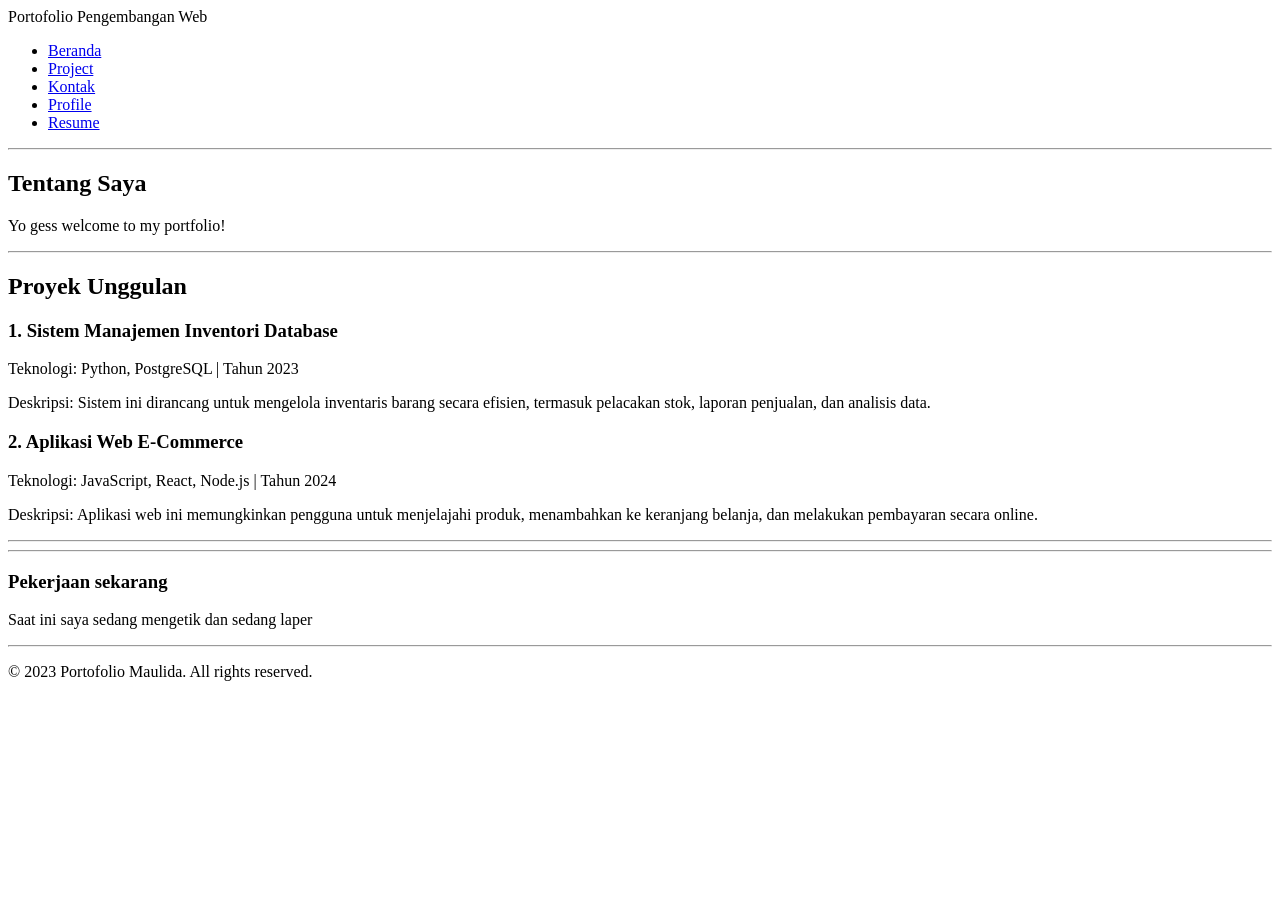
<file: p2/index.html>
<!DOCTYPE html>
<html lang="id">
<head>
    <meta charset="UTF-8">
    <meta name="viewport" content="width=device-width, initial-scale=1.0">
    <title>Modul 2 _ Web Portofolio Mahasiswa</title>
</head>
<body>
    <header
        <h1>Portofolio Pengembangan Web</h1>
        <nav>
            <ul>
                <li><a href="index.html">Beranda</a></li>
                <li><a href="project.html">Project</a></li>
                <li><a href="kontak.html">Kontak</a></li>
                <li><a href="profile.html">Profile</a></li>
                <li><a href="resume.html">Resume</a></li>
            </ul>
        </nav>
    </header>

    <hr

    <main>
        <section id="tentang">
            <h2>Tentang Saya</h2>
            <p>Yo gess welcome to my portfolio!</p>
        </section>

        <hr>

        <section id="proyek">
            <h2>Proyek Unggulan</h2>

            <article>
                <header>
                    <h3>1. Sistem Manajemen Inventori Database</h3>
                    <p>Teknologi: Python, PostgreSQL | Tahun <time datetime="2023">2023</time></p>
                </header>
                <p>Deskripsi: Sistem ini dirancang untuk mengelola inventaris barang secara efisien, termasuk pelacakan stok, laporan penjualan, dan analisis data.</p>
            </article>

            <article>
                <header>
                    <h3>2. Aplikasi Web E-Commerce</h3>
                    <p>Teknologi: JavaScript, React, Node.js | Tahun <time datetime="2024">2024</time></p>
                </header>
                <p>Deskripsi: Aplikasi web ini memungkinkan pengguna untuk menjelajahi produk, menambahkan ke keranjang belanja, dan melakukan pembayaran secara online.</p>
            </article>
        </section> 
        
        <hr>
    </main>

    <hr>

    <aside>
        <h3>Pekerjaan sekarang</h3>
        <p>Saat ini saya sedang mengetik dan sedang laper</p>
    </aside>

    <hr>

    <footer>
        <p>&copy; 2023 Portofolio Maulida. All rights reserved.</p>
    </footer>
</body>
</html>
</file>
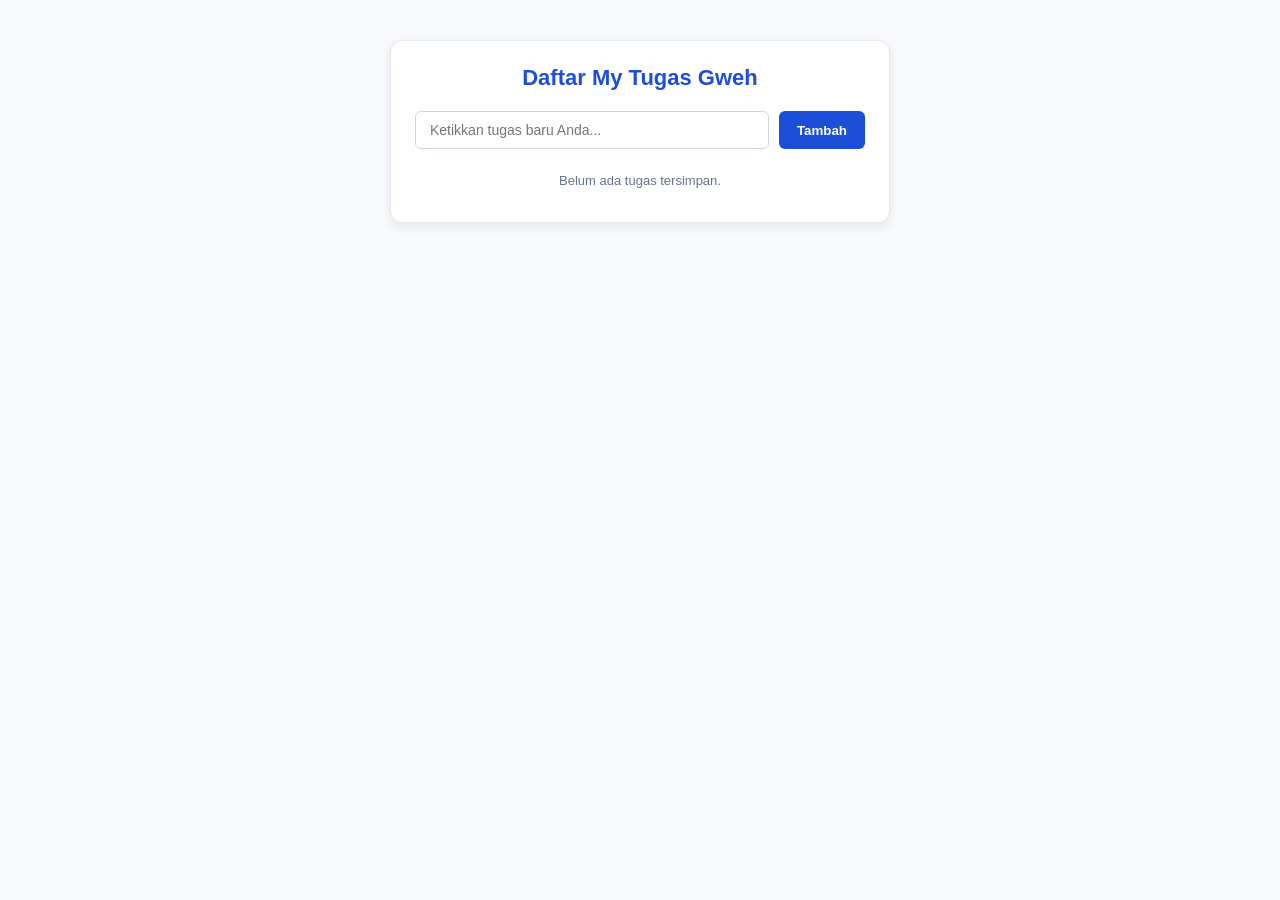
<file: P5/index.html>
<!DOCTYPE html>
<html lang="id">
<head>
    <meta charset="UTF-8">
    <meta name="viewport" content="width=device-width, initial-scale=1.0">
    <title>Aplikasi To-Do List - Modul 5</title>
    <link rel="stylesheet" href="style.css">
</head>
<body>
    <div class="todo-app">
        <h2>Daftar My Tugas Gweh</h2>
        
        <!-- Form Input Tugas -->
        <form id="todoForm" novalidate>
            <div class="input-section">
                <input type="text" id="taskInput" placeholder="Ketikkan tugas baru Anda...">
                
                <button type="submit" class="add-btn">Tambah</button>
            </div>
            <div class="error-message" id="inputError">Tugas tidak boleh kosong atau kurang dari 3 karakter!</div>
        </form>
        
        <!-- Daftar Tugas -->
        <ul class="todo-list" id="todoList"></ul>
    </div>
    
    <script src="script.js"></script>
</body>
</html>
</file>
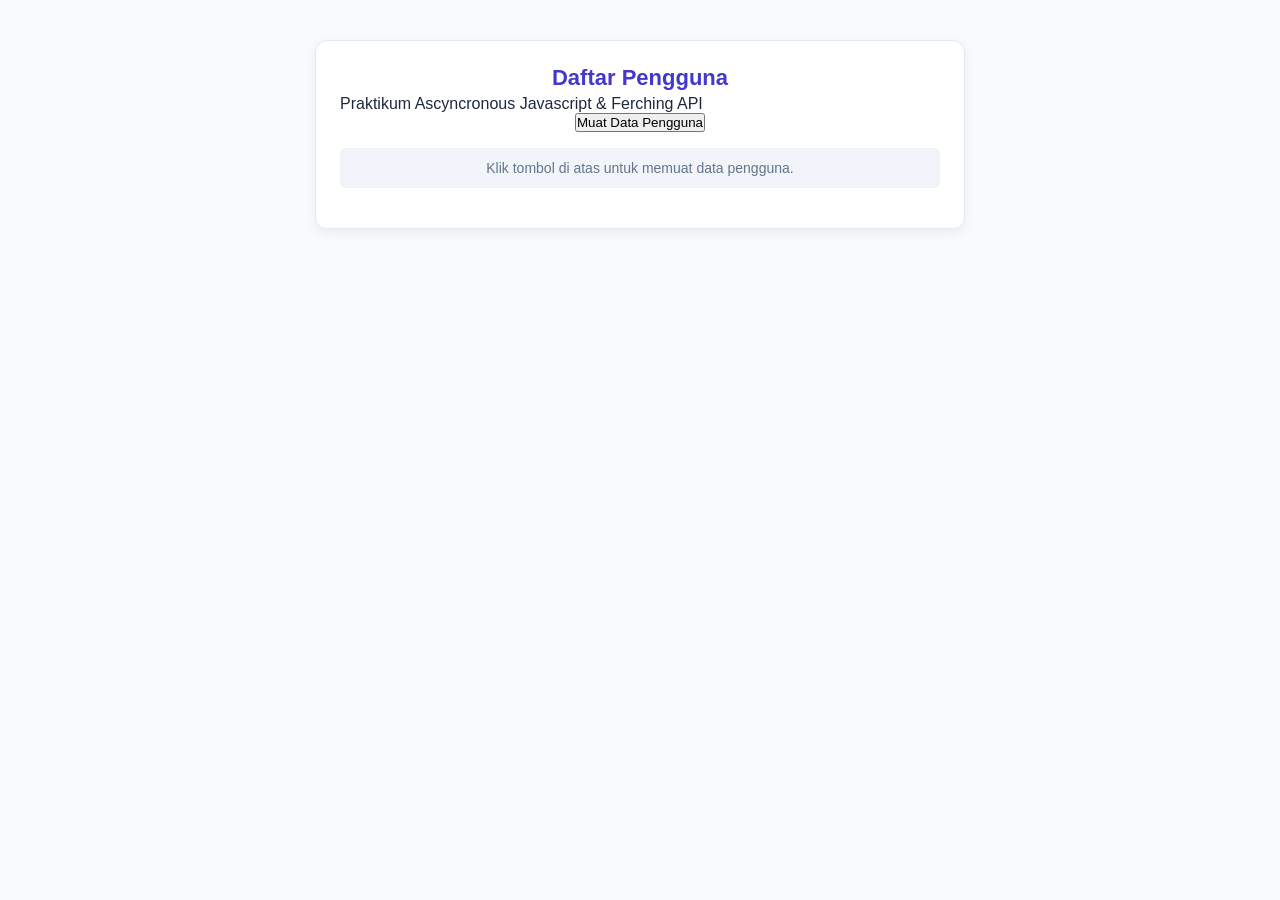
<file: P6/index.html>
<!DOCTYPE html>
<html lang="en">
<head>
    <meta charset="UTF-8">
    <meta name="viewport" content="width-device-width, initial-scale=1.0">
    <title>Pertemuan 6-API</title>
    <link rel="stylesheet" href="style.css">
</head>
<body>
    <div class="container">
        <h2>Daftar Pengguna</h2>
        <p class="Subtitle">Praktikum Ascyncronous Javascript & Ferching API</p>

        <!--Tombol aksi-->
        <div class="actions-bar">
            <button id="btnAddUser">Muat Data Pengguna</button>
        </div>

        <!--Indikator status loading dan oesan error-->
        <div class="status-msg" id="statusMessage">
            Klik tombol di atas untuk memuat data pengguna.
        </div>

        <!--Container Card pengguna-->
        <div class="user-grid" id="userlist"></div>

    </div>
</body>
</html>
</file>
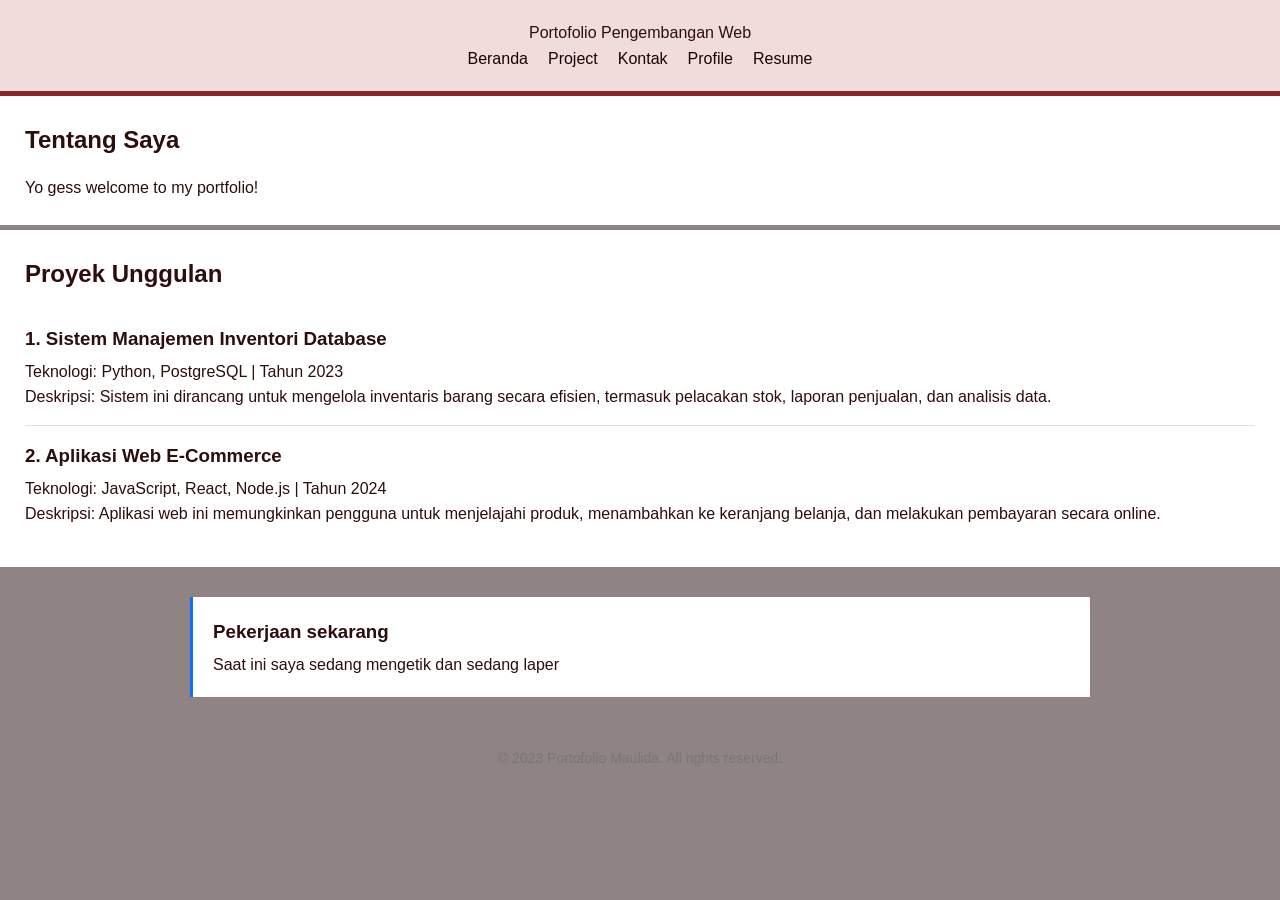
<file: Pertemuan_3/index.html>
<!DOCTYPE html>
<html lang="id">
<head>
    <meta charset="UTF-8">
    <meta name="viewport" content="width=device-width, initial-scale=1.0">
    <title>Modul 2 _ Web Portofolio Mahasiswa</title>
    <link rel="stylesheet" href="style.css">
</head>
<body>
    <header
        <h1>Portofolio Pengembangan Web</h1>
        <nav>
            <ul>
                <li><a href="index.html">Beranda</a></li>
                <li><a href="project.html">Project</a></li>
                <li><a href="kontak.html">Kontak</a></li>
                <li><a href="profile.html">Profile</a></li>
                <li><a href="resume.html">Resume</a></li>
            </ul>
        </nav>
    </header>

    <hr

    <main>
        <section id="tentang">
            <h2>Tentang Saya</h2>
            <p>Yo gess welcome to my portfolio!</p>
        </section>

        <hr>

        <section id="proyek">
            <h2>Proyek Unggulan</h2>

            <article>
                <header>
                    <h3>1. Sistem Manajemen Inventori Database</h3>
                    <p>Teknologi: Python, PostgreSQL | Tahun <time datetime="2023">2023</time></p>
                </header>
                <p>Deskripsi: Sistem ini dirancang untuk mengelola inventaris barang secara efisien, termasuk pelacakan stok, laporan penjualan, dan analisis data.</p>
            </article>

            <article>
                <header>
                    <h3>2. Aplikasi Web E-Commerce</h3>
                    <p>Teknologi: JavaScript, React, Node.js | Tahun <time datetime="2024">2024</time></p>
                </header>
                <p>Deskripsi: Aplikasi web ini memungkinkan pengguna untuk menjelajahi produk, menambahkan ke keranjang belanja, dan melakukan pembayaran secara online.</p>
            </article>
        </section> 
        
        <hr>
    </main>

    <hr>

    <aside>
        <h3>Pekerjaan sekarang</h3>
        <p>Saat ini saya sedang mengetik dan sedang laper</p>
    </aside>

    <hr>

    <footer>
        <p>&copy; 2023 Portofolio Maulida. All rights reserved.</p>
    </footer>
</body>
</html>
</file>
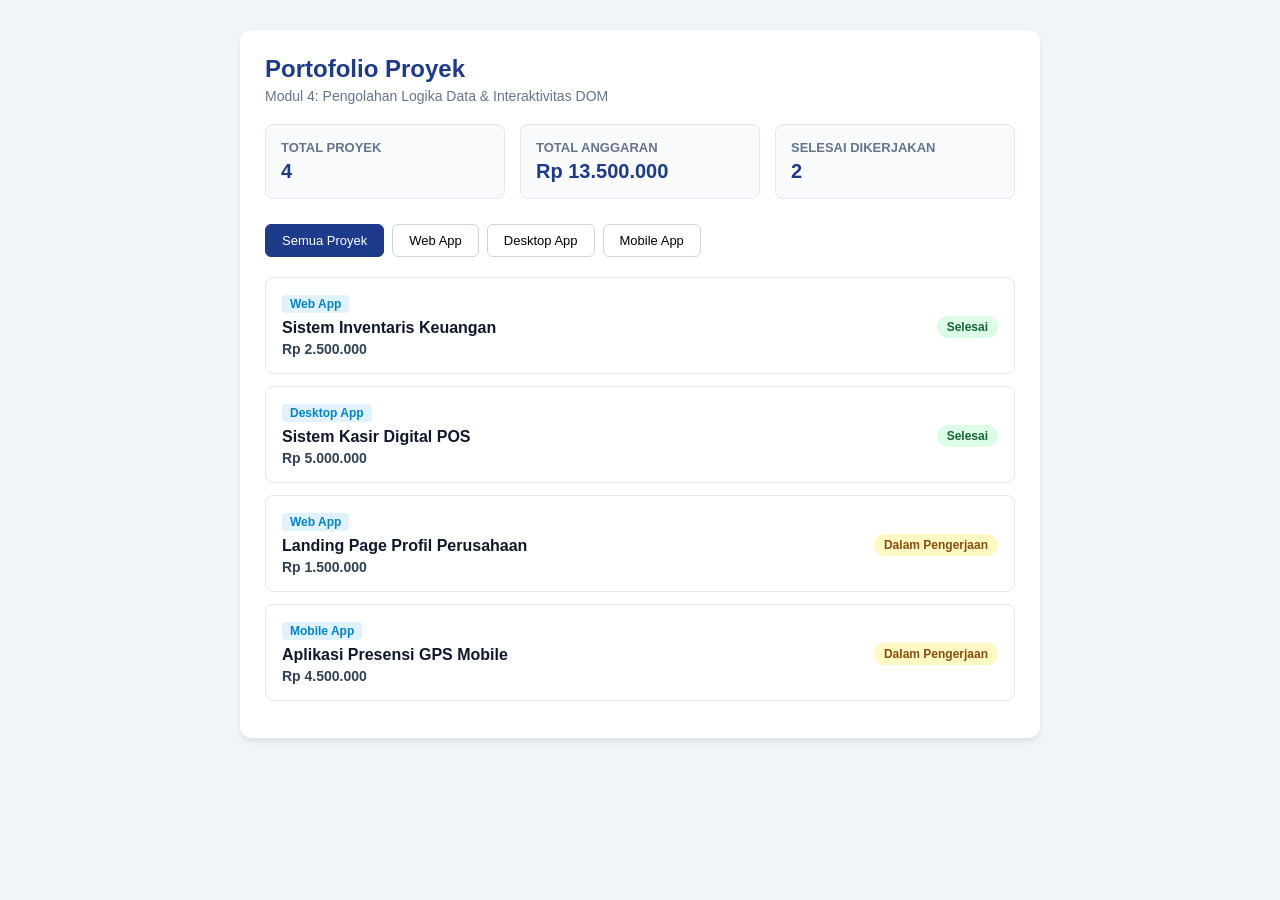
<file: Pertemuan_4/Latihan/index.html>
<!DOCTYPE html>
<html lang="id">
<head>
 <meta charset="UTF-8">
 <meta name="viewport" content="width=device-width, initial-scale=1.0">
 <title>Dashboard Portofolio Proyek - Modul 4</title>
 <style>
 * { box-sizing: border-box; margin: 0; padding: 0; font-family: 'Segoe UI', Tahoma, Geneva, sans-serif; }
 body { background-color: #f1f5f9; color: #0f172a; padding: 30px 15px; }
 .container { max-width: 800px; margin: 0 auto; background: #ffffff; border-radius: 12px; padding: 25px;
box-shadow: 0 4px 6px -1px rgba(0, 0, 0, 0.1); }
 h1 { color: #1e3a8a; font-size: 24px; margin-bottom: 5px; }
 p.subtitle { color: #64748b; margin-bottom: 20px; font-size: 14px; }
 .stats-grid { display: grid; grid-template-columns: repeat(auto-fit, minmax(200px, 1fr)); gap: 15px;
margin-bottom: 25px; }
 .stat-card { background: #f8fafc; border: 1px solid #e2e8f0; border-radius: 8px; padding: 15px; textalign: center; }
 .stat-card h3 { font-size: 13px; color: #64748b; text-transform: uppercase; margin-bottom: 5px; }
 .stat-card p { font-size: 20px; font-weight: bold; color: #1e3a8a; }
 .filter-group { display: flex; gap: 8px; margin-bottom: 20px; flex-wrap: wrap; }
 .btn-filter { padding: 8px 16px; border: 1px solid #cbd5e1; background: #ffffff; border-radius: 6px;
cursor: pointer; font-size: 13px; font-weight: 500; transition: all 0.2s; }
 .btn-filter.active, .btn-filter:hover { background: #1e3a8a; color: #ffffff; border-color: #1e3a8a; }
 .project-card { border: 1px solid #e2e8f0; border-radius: 8px; padding: 16px; margin-bottom: 12px;
display: flex; justify-content: space-between; align-items: center; background: #ffffff; transition: transform
0.15s ease; }
 .project-card:hover { transform: translateY(-2px); box-shadow: 0 4px 6px rgba(0,0,0,0.05); }
 .project-info h4 { font-size: 16px; color: #0f172a; margin-bottom: 4px; }
 .project-category { display: inline-block; font-size: 12px; color: #0284c7; background: #e0f2fe; padding:
2px 8px; border-radius: 4px; margin-bottom: 6px; font-weight: 600; }
 .project-budget { font-size: 14px; color: #334155; font-weight: 600; }
 .badge { padding: 4px 10px; border-radius: 20px; font-size: 12px; font-weight: 600; }
 .badge-success { background: #dcfce7; color: #166534; }
 .badge-pending { background: #fef9c3; color: #854d0e; }
 </style>
</head>
<body>
 <div class="container">
 <h1>Portofolio Proyek</h1>
 <p class="subtitle">Modul 4: Pengolahan Logika Data & Interaktivitas DOM</p>
 <!-- Kartu Ringkasan Statistik -->
 <div class="stats-grid">
 <div class="stat-card">
 <h3>Total Proyek</h3>
 <p id="stat-total-projects">0</p>
 </div>
 <div class="stat-card">
 <h3>Total Anggaran</h3>
 <p id="stat-total-budget">Rp 0</p>
 </div>
 <div class="stat-card">
 <h3>Selesai Dikerjakan</h3>
 <p id="stat-completed-projects">0</p>
 </div>
 </div>
 <!-- Tombol Filter Kategori -->
 <div class="filter-group">
 <button class="btn-filter active" data-category="Semua">Semua Proyek</button>
 <button class="btn-filter" data-category="Web App">Web App</button>
 <button class="btn-filter" data-category="Desktop App">Desktop App</button>
 <button class="btn-filter" data-category="Mobile App">Mobile App</button>
 </div>
 <!-- Kontainer Daftar Proyek -->
 <div id="project-list"></div>
 </div>
 <script src="main.js"></script>
</body>
</html>
</file>
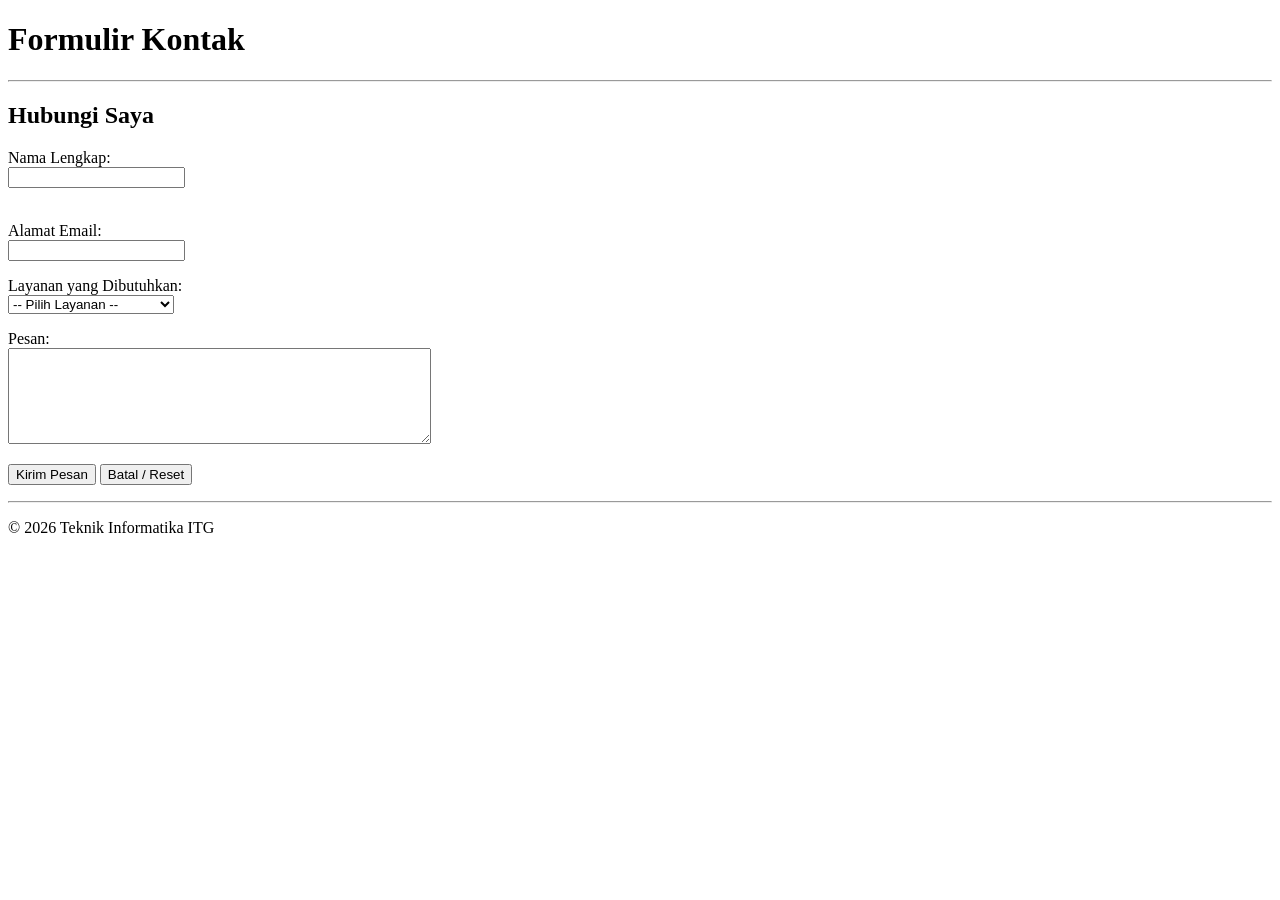
<file: p2/kontak.html>
<!DOCTYPE html>
<html lang="id">
<head>
    <meta charset="UTF-8">
    <meta name="viewport" content="width=device-width, initial-scale=1.0">
    <title>Modul 2 - Form Kontak</title>
</head>
<body>
    <header>
        <h1>Formulir Kontak</h1>
    </header>

    <hr>

    <main>
        <section>
            <h2>Hubungi Saya</h2>
            <form>
                <p>
                <label for="nama_pengirim">Nama Lengkap:</label><br>
                <input type="text" id="nama" name="nama" required><br><br>
            </p>

            <p>
                <label for="email_pengirim">Alamat Email:</label><br>
                <input type="email" id="email_pengirim" name="email_pengirim">
            </p>

            <p>
                <label for="jenis_layanan">Layanan yang Dibutuhkan:</label><br>
                <select id="jenis_layanan" name="jenis_layanan">
                    <option value="">-- Pilih Layanan --</option>
                    <option value="web">Pembuatan Web</option>
                    <option value="app">Pengembangan Aplikasi</option>
                    <option value="other">Lain-lain</option>
                </select>
            </p>
            
            <p>
                <label for="pesan">Pesan:</label><br>
                <textarea id="pesan" name="pesan" rows="6" cols="50"></textarea>
            </p>

            <p>
                <button type="submit">Kirim Pesan</button>
                <button type="reset">Batal / Reset</button>
            </p>
            </form>
        </section>
    </main>
    
    <hr>
    <footer>
        <p>&copy; 2026 Teknik Informatika ITG</p>
    </footer>
    
</body>
</html>
</file>
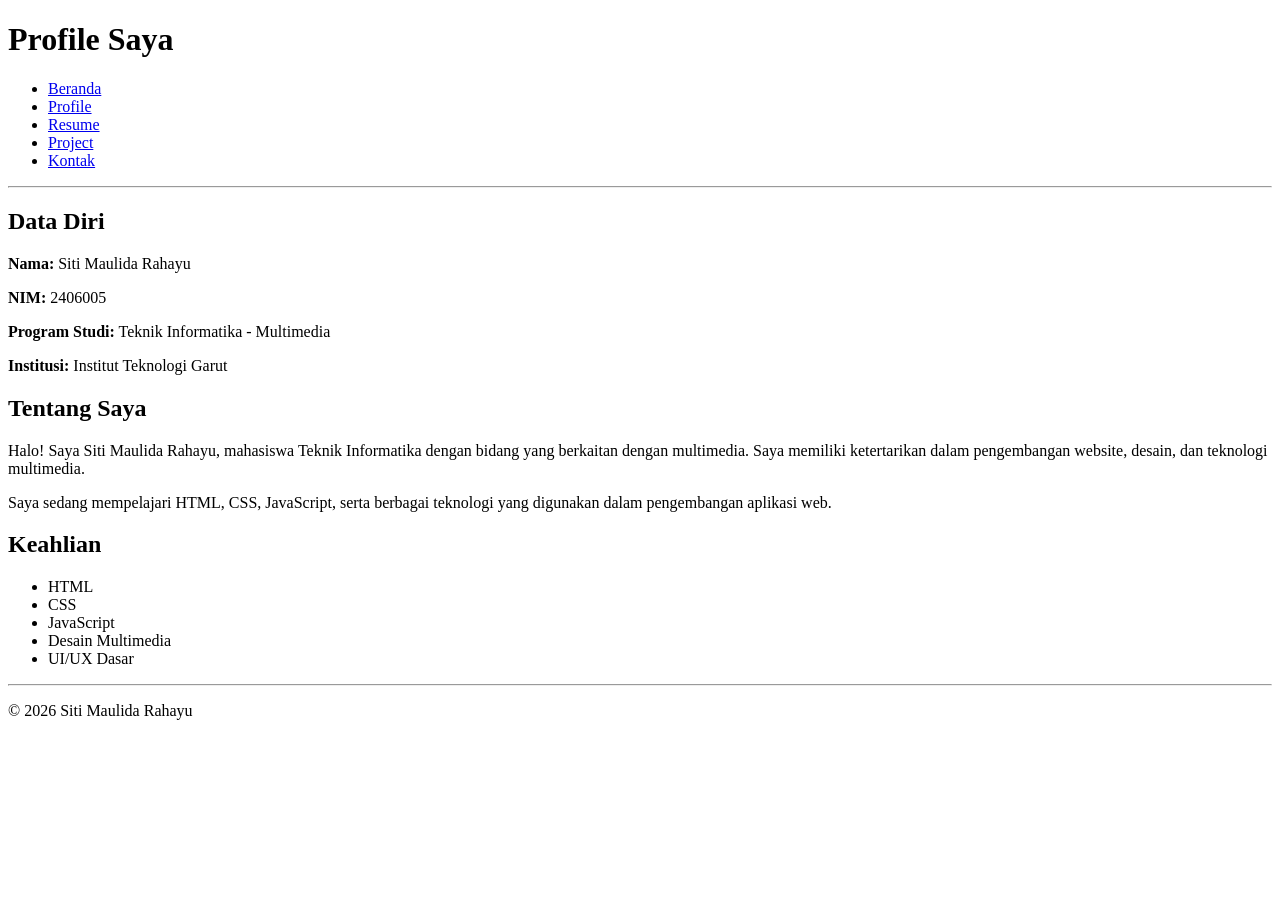
<file: p2/profile.html>
<!DOCTYPE html>
<html lang="id">
<head>
    <meta charset="UTF-8">
    <meta name="viewport" content="width=device-width, initial-scale=1.0">
    <title>Profile - Siti Maulida Rahayu</title>
</head>

<body>

    <header>
        <h1>Profile Saya</h1>

        <nav>
            <ul>
                <li><a href="index.html">Beranda</a></li>
                <li><a href="profile.html">Profile</a></li>
                <li><a href="resume.html">Resume</a></li>
                <li><a href="project.html">Project</a></li>
                <li><a href="kontak.html">Kontak</a></li>
            </ul>
        </nav>
    </header>

    <hr>

    <main>
        <section>
            <h2>Data Diri</h2>

            <p><strong>Nama:</strong> Siti Maulida Rahayu</p>
            <p><strong>NIM:</strong> 2406005</p>
            <p><strong>Program Studi:</strong> Teknik Informatika - Multimedia</p>
            <p><strong>Institusi:</strong> Institut Teknologi Garut</p>
        </section>

        <section>
            <h2>Tentang Saya</h2>

            <p>
                Halo! Saya Siti Maulida Rahayu, mahasiswa Teknik Informatika
                dengan bidang yang berkaitan dengan multimedia. Saya memiliki
                ketertarikan dalam pengembangan website, desain, dan teknologi
                multimedia.
            </p>

            <p>
                Saya sedang mempelajari HTML, CSS, JavaScript, serta berbagai
                teknologi yang digunakan dalam pengembangan aplikasi web.
            </p>
        </section>

        <section>
            <h2>Keahlian</h2>

            <ul>
                <li>HTML</li>
                <li>CSS</li>
                <li>JavaScript</li>
                <li>Desain Multimedia</li>
                <li>UI/UX Dasar</li>
            </ul>
        </section>
    </main>

    <hr>

    <footer>
        <p>&copy; 2026 Siti Maulida Rahayu</p>
    </footer>

</body>
</html>
</file>
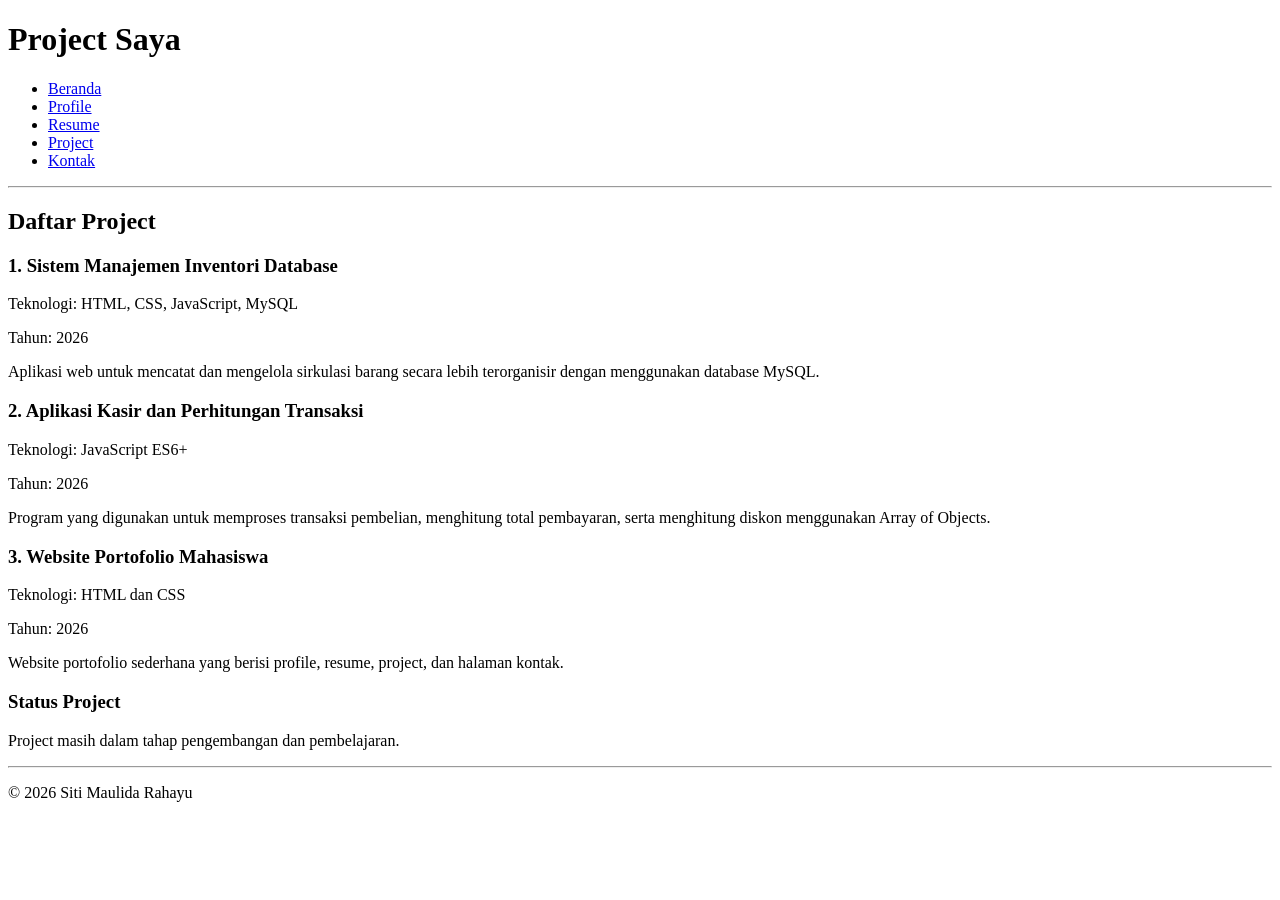
<file: p2/project.html>
<!DOCTYPE html>
<html lang="id">
<head>
    <meta charset="UTF-8">
    <meta name="viewport" content="width=device-width, initial-scale=1.0">
    <title>Project - Siti Maulida Rahayu</title>
</head>

<body>

    <header>
        <h1>Project Saya</h1>

        <nav>
            <ul>
                <li><a href="index.html">Beranda</a></li>
                <li><a href="profile.html">Profile</a></li>
                <li><a href="resume.html">Resume</a></li>
                <li><a href="project.html">Project</a></li>
                <li><a href="kontak.html">Kontak</a></li>
            </ul>
        </nav>
    </header>

    <hr>

    <main>

        <section>
            <h2>Daftar Project</h2>

            <article>
                <header>
                    <h3>1. Sistem Manajemen Inventori Database</h3>
                    <p>
                        Teknologi: HTML, CSS, JavaScript, MySQL
                    </p>
                    <p>
                        Tahun: <time datetime="2026">2026</time>
                    </p>
                </header>

                <p>
                    Aplikasi web untuk mencatat dan mengelola sirkulasi
                    barang secara lebih terorganisir dengan menggunakan
                    database MySQL.
                </p>
            </article>

            <article>
                <header>
                    <h3>2. Aplikasi Kasir dan Perhitungan Transaksi</h3>
                    <p>
                        Teknologi: JavaScript ES6+
                    </p>
                    <p>
                        Tahun: <time datetime="2026">2026</time>
                    </p>
                </header>

                <p>
                    Program yang digunakan untuk memproses transaksi
                    pembelian, menghitung total pembayaran, serta
                    menghitung diskon menggunakan Array of Objects.
                </p>
            </article>

            <article>
                <header>
                    <h3>3. Website Portofolio Mahasiswa</h3>
                    <p>
                        Teknologi: HTML dan CSS
                    </p>
                    <p>
                        Tahun: <time datetime="2026">2026</time>
                    </p>
                </header>

                <p>
                    Website portofolio sederhana yang berisi profile,
                    resume, project, dan halaman kontak.
                </p>
            </article>

        </section>

        <aside>
            <h3>Status Project</h3>
            <p>
                Project masih dalam tahap pengembangan dan pembelajaran.
            </p>
        </aside>

    </main>

    <hr>

    <footer>
        <p>&copy; 2026 Siti Maulida Rahayu</p>
    </footer>

</body>
</html>
</file>
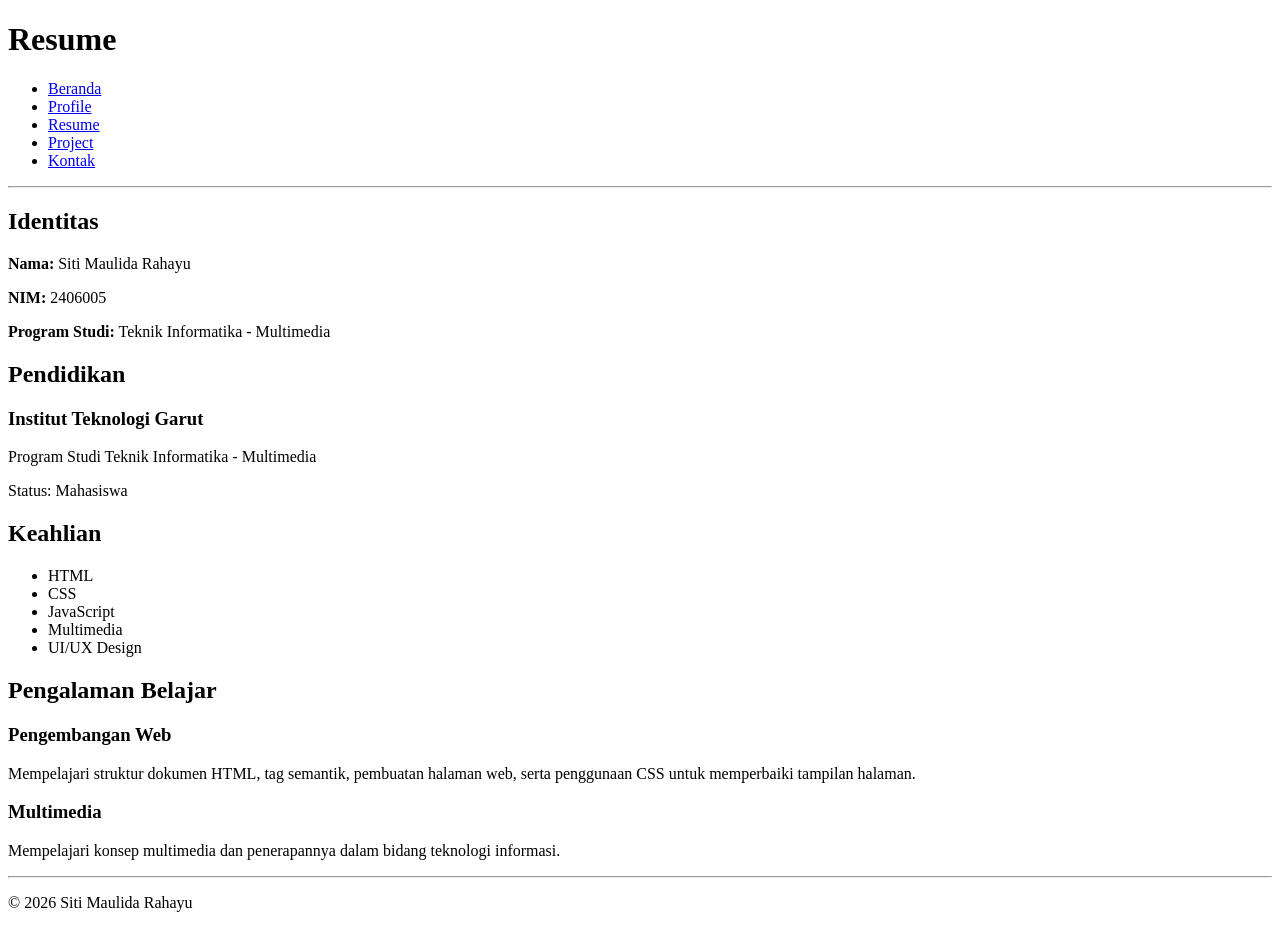
<file: p2/resume.html>
<!DOCTYPE html>
<html lang="id">
<head>
    <meta charset="UTF-8">
    <meta name="viewport" content="width=device-width, initial-scale=1.0">
    <title>Resume - Siti Maulida Rahayu</title>
</head>

<body>

    <header>
        <h1>Resume</h1>

        <nav>
            <ul>
                <li><a href="index.html">Beranda</a></li>
                <li><a href="profile.html">Profile</a></li>
                <li><a href="resume.html">Resume</a></li>
                <li><a href="project.html">Project</a></li>
                <li><a href="kontak.html">Kontak</a></li>
            </ul>
        </nav>
    </header>

    <hr>

    <main>

        <section>
            <h2>Identitas</h2>

            <p><strong>Nama:</strong> Siti Maulida Rahayu</p>
            <p><strong>NIM:</strong> 2406005</p>
            <p><strong>Program Studi:</strong> Teknik Informatika - Multimedia</p>
        </section>

        <section>
            <h2>Pendidikan</h2>

            <article>
                <h3>Institut Teknologi Garut</h3>
                <p>
                    Program Studi Teknik Informatika - Multimedia
                </p>
                <p>
                    Status: Mahasiswa
                </p>
            </article>
        </section>

        <section>
            <h2>Keahlian</h2>

            <ul>
                <li>HTML</li>
                <li>CSS</li>
                <li>JavaScript</li>
                <li>Multimedia</li>
                <li>UI/UX Design</li>
            </ul>
        </section>

        <section>
            <h2>Pengalaman Belajar</h2>

            <article>
                <h3>Pengembangan Web</h3>
                <p>
                    Mempelajari struktur dokumen HTML, tag semantik,
                    pembuatan halaman web, serta penggunaan CSS untuk
                    memperbaiki tampilan halaman.
                </p>
            </article>

            <article>
                <h3>Multimedia</h3>
                <p>
                    Mempelajari konsep multimedia dan penerapannya dalam
                    bidang teknologi informasi.
                </p>
            </article>
        </section>

    </main>

    <hr>

    <footer>
        <p>&copy; 2026 Siti Maulida Rahayu</p>
    </footer>

</body>
</html>
</file>
<file: P5/style.css>
/*Ceeses*/
* { box-sizing: border-box; margin: 0; padding: 0; }
body {
    font-family: 'Segoe UI', Tahoma, Geneva, Verdana, sans-serif;
    background-color: #f8fafc; color: #1e293b; padding: 40px 20px; display: flex;
justify-content: center;
}
.todo-app {
    background: #ffffff; width: 100%; max-width: 500px; padding: 24px; border-radius: 12px;
    border: 1px solid #e2e8f0; box-shadow: 0 4px 12px rgba(0, 0, 0, 0.08);
}
h2 { color: #1d4ed8; margin-bottom: 20px; text-align: center; font-size: 22px; }
.input-section { display: flex; gap: 10px; margin-bottom: 8px; }
input[type="text"] {
    
    flex: 1; padding: 10px 14px; border: 1px solid #cbd5e1; border-radius: 6px; font-size: 14px; outline: none;
}
input[type="text"].error { border-color: #dc3545; background-color: #fff5f5; }
button.add-btn {
    background-color: #1d4ed8; color: white; border: none; padding: 10px 18px;
    border-radius: 6px; font-weight: bold; cursor: pointer;
}
button.add-btn:hover { background-color: #1e40af; }
.error-message { color: #dc3545; font-size: 12px; margin-bottom: 14px; display: none;
}
.todo-list { list-style: none; margin-top: 14px; }
.todo-item {
    display: flex; align-items: center; justify-content: space-between;
    padding: 10px 12px; background-color: #f1f5f9; border-radius: 6px; margin-bottom: 8px;
}
.todo-item.completed { border-left-color: #16a34a; opacity: 0.7; }
.todo-item.completed .todo-text { text-decoration: line-through; color: #64748b; }
.todo-text { font-size: 14px; flex: 1; margin-right: 10px; }
.todo-actions { display: flex; gap: 6px; }
.action-btn {
    border: none; padding: 5px 9px; border-radius: 4px; font-size: 12px; cursor: pointer; font-weight: bold;
}
.complete-btn { background-color: #16a34a; color: white; }
.complete-btn:hover { background-color: #15803d; }
.delete-btn { background-color: #dc2626; color: white; }
.delete-btn:hover { background-color: #b91c1c; }
</file>
<file: P6/style.css>
* { box-sizing: border-box; margin: 0; padding: 0; }
body {
    font-family: 'Segoe UI', Tahoma, Geneva, Verdana, sans-serif;
    background-color: #f8fafc; color: #1e293b; padding: 40px 20px;
    display: flex; justify-content: center;
}
.container {
    background: #ffffff; width: 100%; max-width: 650px; padding: 24px;
    border-radius: 12px; border: 1px solid #e2e8f0; box-shadow: 0 4px 12px rgba(0,0,0,0.06);
}
h2 { color: #4338ca; text-align: center; margin-bottom: 4px; font-size: 22px; }
.subtitle { color: #64748b; text-align: center; font-size: 13px; margin-bottom: 20px; }
.actions-bar { display: flex; justify-content: center; margin-bottom: 16px; }
button.btn-primary {
    background-color: #4338ca; color: white; border: none; padding: 10px 20px;
    border-radius: 6px; font-weight: bold; cursor: pointer; font-size: 14px;
    transition: background-color 0.2s;
}
button.btn-primary:hover { background-color: #3730a3; }
button:disabled { background-color: #94a3b8; cursor: not-allowed; }
.status-msg {
    text-align: center; font-size: 14px; color: #64748b; padding: 12px;
    border-radius: 6px; background-color: #f1f5f9; margin-bottom: 16px;
}
.status-msg.error { background-color: #fef2f2; color: #dc2626; border: 1px solid #fecaca; }
.user-grid {
    display: grid; grid-template-columns: repeat(auto-fit, minmax(250px, 1fr));
    gap: 12px;
}
.user-card {
    background: #ffffff; border: 1px solid #e2e8f0; border-radius: 8px; padding: 14px;
}
.user-name { font-size: 15px; font-weight: bold; color: #0f172a; margin-bottom: 4px; }
.user-email { font-size: 13px; color: #0284c7; margin-bottom: 4px; }
.user-company { font-size: 12px; color: #64748b; }
</file>
<file: Pertemuan_3/style.css>
/* Reset */
* {
    margin: 0;
    padding: 0;
    box-sizing: border-box;
}

body {
    font-family: Arial, sans-serif;
    background-color: #908383;
    color: #2e0d0d;
    line-height: 1.6;
}

/* Header */
body > header {
    background-color: #f1dcdc;
    padding: 20px;
    border-bottom: 5px solid #8d2626;
    text-align: center;
}

body > header h1 {
    max-width: 90px;
    margin: auto;
    text-align: center;
}

/* Navigation */
nav {
    max-width: 900px;
    margin: auto;
}
nav ul {
    display: flex;
    gap: 20px;
    list-style: none;
    justify-content: center;
}
nav a {
    color: #190202;
    text-decoration: none;
}

nav a:hover {
    color: #ee759b;
}

/* Main */
main {
    max-width: 900px;
    margin: 30px auto;
    padding: 0 20px;
}

section {
    background-color: white;
    padding: 25px;
    margin-bottom: 5px;
}

/* Gambar */
main img {
    display: block;
    max-width: 100%;
    height: auto;
    margin: 0;
}

/* Judul */
h2 {
    margin-bottom: 15px;
}
h3 {
    margin-bottom: 5px;
}

/* Project */
#project {
    margin-top: 15px;
}

article {
    padding: 15px 0;
    border-bottom: 1px solid #ddd;
}

article:last-child {
    border-bottom: none;
}

/* Form */
form {
    margin-top: 20px;
}

form p {
    margin-bottom: 15px;
}

label {
    display: inline-block;
    margin-bottom: 5px;
}

input[type="text"],
input[type="email"],
select,
textarea {
    width: 100%;
    padding: 9px;
    border: 1px solid #ccc;
    font-family: Arial, sans-serif;
}

textarea {
    resize: vertical;
}

button {
    padding: 9px 15px;
    border: none;
    background-color: #333;
    color: white;
    cursor: pointer;
}

button[type="reset"] {
    background-color: #888;
}

button:hover {
    opacity: 0.8;
}

/* Aside */
aside {
    max-width: 900px;
    margin: 30px auto;
    padding: 20px;
    background-color: white;
    border-left: 3px solid #0d6efd;
}

/* Footer */
footer {
    padding: 20px;
    text-align: center;
    color: #777;
    font-size: 14px;
}

/* Garis <hr> */
hr {
    display: none;
}

/* Tampilan HP */
@media (max-width: 700px) {

    nav ul {
        flex-direction: column;
        gap: 8px;
    }

    main {
        margin-top: 20px;
    }

    main img {
        margin: 0 auto;
    }

    section {
        padding: 20px;
    }
}
</file>
